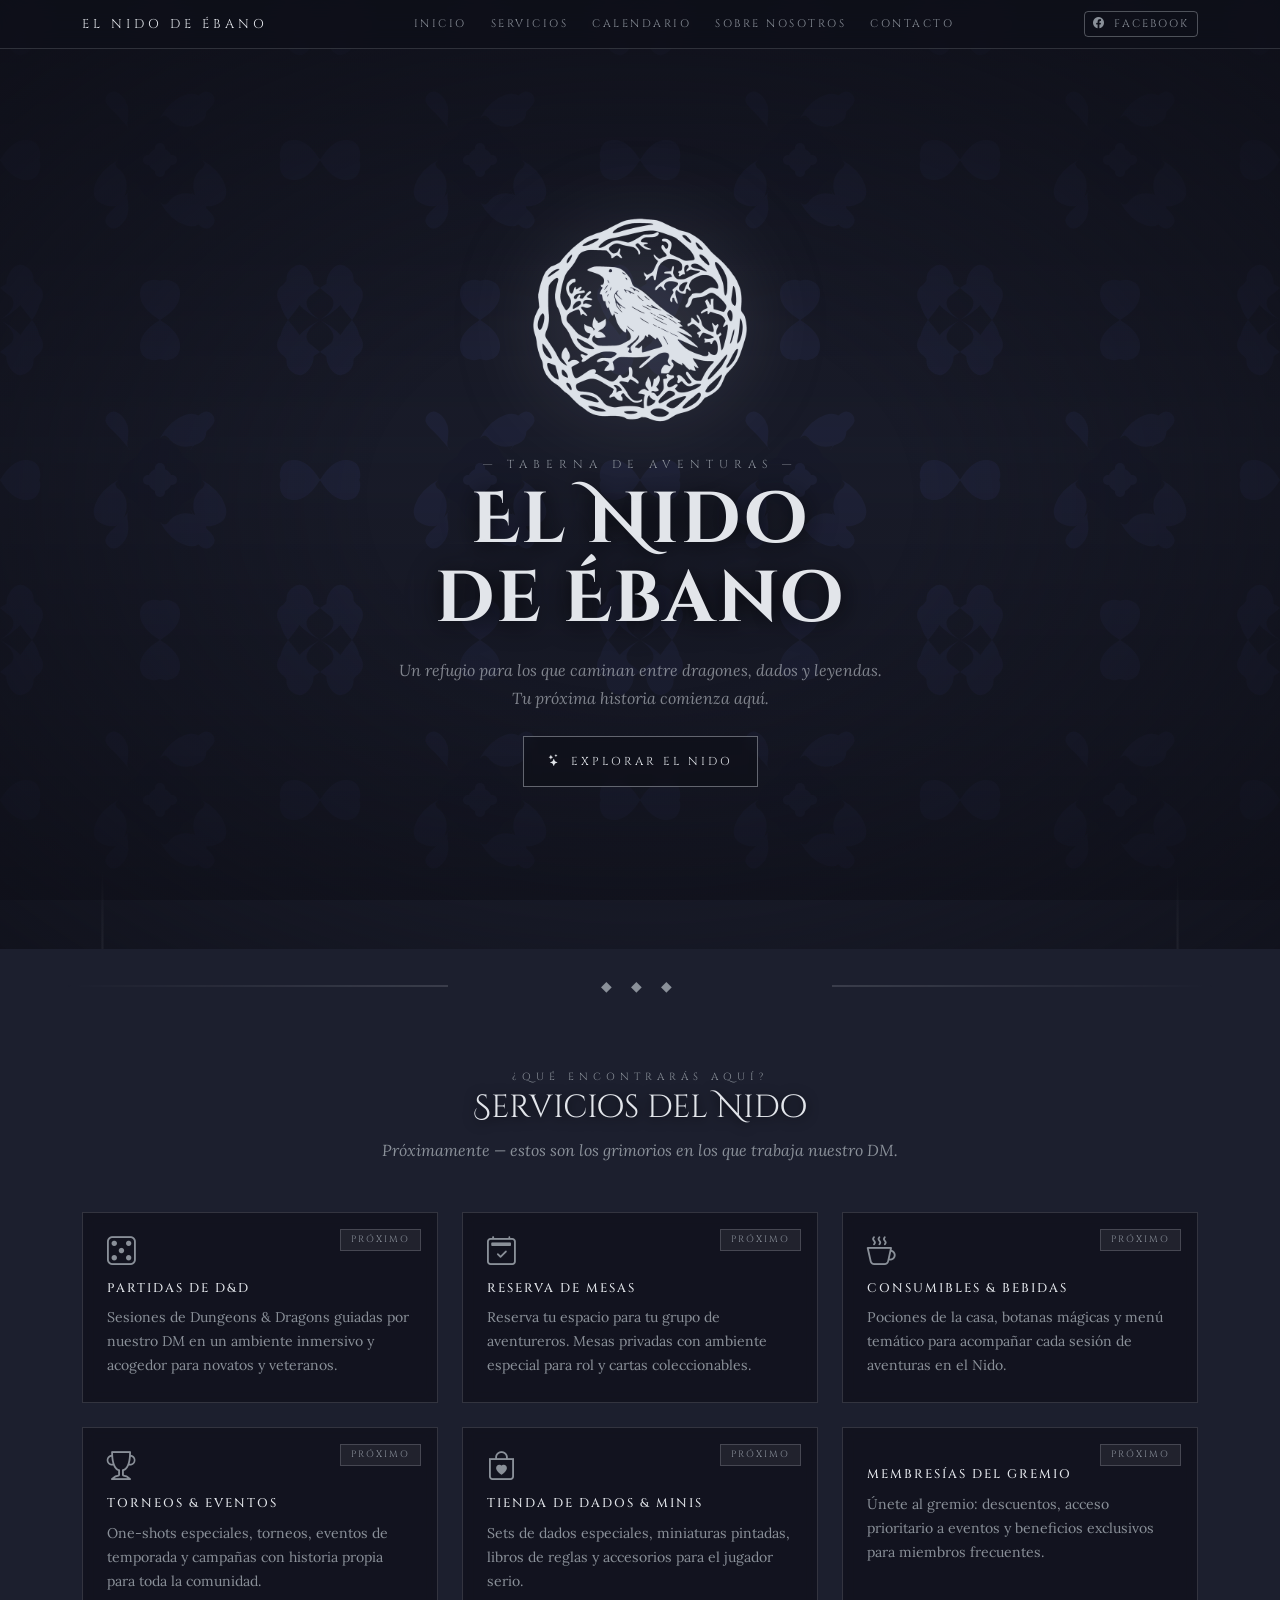
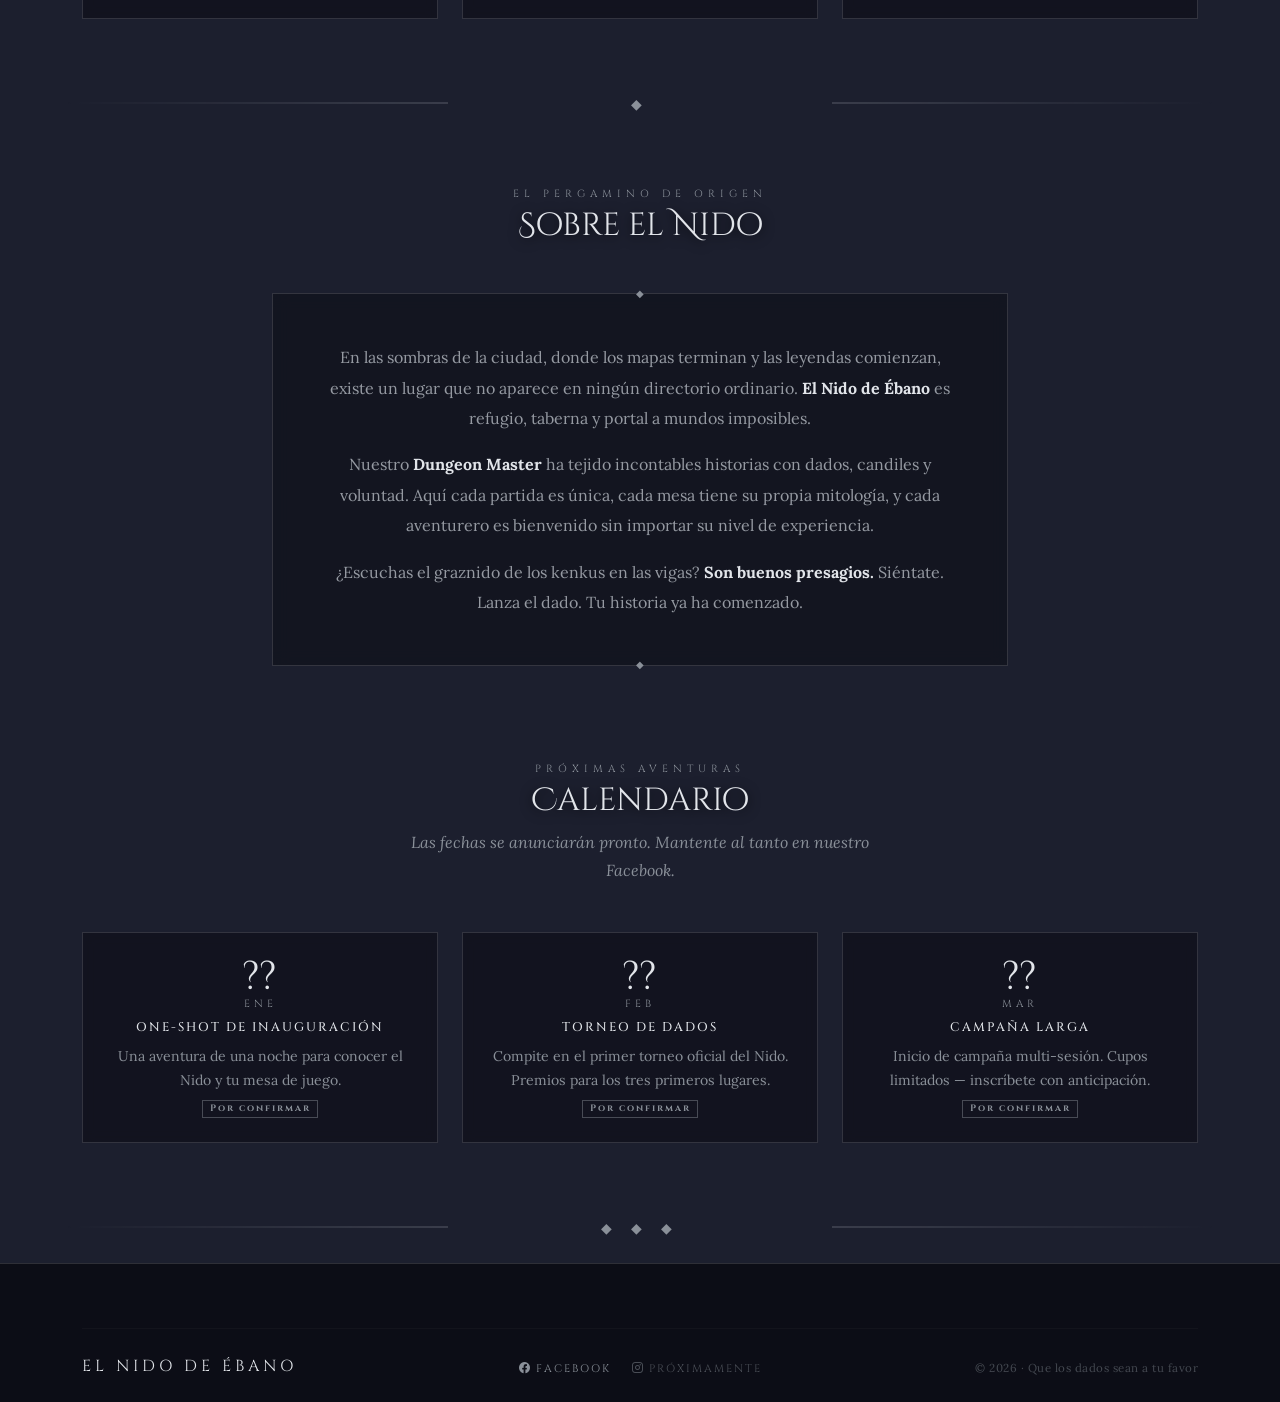
<file: index.html>
<!DOCTYPE html>
<html lang="es">
<head>
  <meta charset="UTF-8" />
  <meta name="viewport" content="width=device-width, initial-scale=1.0" />
  <title>El Nido de Ébano — Taberna de Aventuras</title>

  <!-- Bootstrap 5.3.3 -->
  <link rel="stylesheet" href="https://cdn.jsdelivr.net/npm/bootstrap@5.3.3/dist/css/bootstrap.min.css" />
  <!-- Bootstrap Icons 1.11 -->
  <link rel="stylesheet" href="https://cdn.jsdelivr.net/npm/bootstrap-icons@1.11.3/font/bootstrap-icons.min.css" />
  <!-- Google Fonts -->
  <link rel="preconnect" href="https://fonts.googleapis.com" />
  <link href="https://fonts.googleapis.com/css2?family=Cinzel+Decorative:wght@400;700&family=Cinzel:wght@400;600&family=Lora:ital,wght@0,400;0,600;1,400&display=swap" rel="stylesheet" />
  <!-- Custom CSS -->
  <link rel="stylesheet" href="style.css" />
</head>
<body>

  <!-- ═══════════════════════════ NAVBAR ═══════════════════════════ -->
  <nav class="navbar navbar-expand-lg navbar-dark nido-nav sticky-top">
    <div class="container">
      <a class="navbar-brand nido-brand" href="#inicio">El Nido de Ébano</a>
      <button class="navbar-toggler border-0" type="button" data-bs-toggle="collapse" data-bs-target="#navMenu">
        <span class="navbar-toggler-icon"></span>
      </button>
      <div class="collapse navbar-collapse" id="navMenu">
        <ul class="navbar-nav mx-auto gap-lg-2">
          <li class="nav-item"><a class="nav-link nido-nav-link" href="#inicio">Inicio</a></li>
          <li class="nav-item"><a class="nav-link nido-nav-link" href="#servicios">Servicios</a></li>
          <li class="nav-item"><a class="nav-link nido-nav-link" href="#calendario">Calendario</a></li>
          <li class="nav-item"><a class="nav-link nido-nav-link" href="#nosotros">Sobre Nosotros</a></li>
          <li class="nav-item"><a class="nav-link nido-nav-link" href="#contacto">Contacto</a></li>
        </ul>
        <a href="https://www.facebook.com/elnidodeebano/" target="_blank" class="btn nido-btn-outline btn-sm d-flex align-items-center gap-2">
          <i class="bi bi-facebook"></i> Facebook
        </a>
      </div>
    </div>
  </nav>

  <!-- ═══════════════════════════ HERO ═══════════════════════════ -->
  <section id="inicio" class="nido-hero d-flex align-items-center">
    <div class="nido-hero-overlay"></div>
    <div class="nido-damask-bg"></div>
    <div class="container position-relative z-1 text-center py-5">
      <div class="nido-logo-wrap mx-auto mb-4">
        <img src="logo_transparente.png" alt="Logo El Nido de Ébano" class="img-fluid nido-logo-img" />
      </div>
      <p class="nido-subtitle mb-2">— Taberna de Aventuras —</p>
      <h1 class="nido-title display-2 fw-bold mb-3">El Nido<br>de Ébano</h1>
      <p class="nido-tagline mx-auto mb-4">
        Un refugio para los que caminan entre dragones, dados y leyendas.<br>
        Tu próxima historia comienza aquí.
      </p>
      <a href="#servicios" class="btn nido-btn-hero px-4 py-3">
        <i class="bi bi-stars me-2"></i>Explorar el Nido
      </a>
    </div>
  </section>

  <!-- ═══════════════════════════ DIVIDER ═══════════════════════════ -->
  <div class="nido-divider text-center py-4">
    <span class="nido-gem">◆ ◆ ◆</span>
  </div>

  <!-- ═══════════════════════════ SERVICIOS ═══════════════════════════ -->
  <section id="servicios" class="nido-section py-5">
    <div class="container">
      <p class="nido-section-tag text-center mb-1">¿Qué encontrarás aquí?</p>
      <h2 class="nido-section-title text-center mb-2">Servicios del Nido</h2>
      <p class="nido-section-desc text-center mx-auto mb-5">
        Próximamente — estos son los grimorios en los que trabaja nuestro DM.
      </p>
      <div class="row g-4">

        <div class="col-12 col-sm-6 col-lg-4">
          <div class="nido-card h-100 p-4 reveal">
            <span class="nido-badge">Próximo</span>
            <div class="nido-card-icon mb-3">
              <i class="bi bi-dice-5"></i>
            </div>
            <h3 class="nido-card-title">Partidas de D&amp;D</h3>
            <p class="nido-card-text">Sesiones de Dungeons &amp; Dragons guiadas por nuestro DM en un ambiente inmersivo y acogedor para novatos y veteranos.</p>
          </div>
        </div>

        <div class="col-12 col-sm-6 col-lg-4">
          <div class="nido-card h-100 p-4 reveal">
            <span class="nido-badge">Próximo</span>
            <div class="nido-card-icon mb-3">
              <i class="bi bi-calendar2-check"></i>
            </div>
            <h3 class="nido-card-title">Reserva de Mesas</h3>
            <p class="nido-card-text">Reserva tu espacio para tu grupo de aventureros. Mesas privadas con ambiente especial para rol y cartas coleccionables.</p>
          </div>
        </div>

        <div class="col-12 col-sm-6 col-lg-4">
          <div class="nido-card h-100 p-4 reveal">
            <span class="nido-badge">Próximo</span>
            <div class="nido-card-icon mb-3">
              <i class="bi bi-cup-hot"></i>
            </div>
            <h3 class="nido-card-title">Consumibles &amp; Bebidas</h3>
            <p class="nido-card-text">Pociones de la casa, botanas mágicas y menú temático para acompañar cada sesión de aventuras en el Nido.</p>
          </div>
        </div>

        <div class="col-12 col-sm-6 col-lg-4">
          <div class="nido-card h-100 p-4 reveal">
            <span class="nido-badge">Próximo</span>
            <div class="nido-card-icon mb-3">
              <i class="bi bi-trophy"></i>
            </div>
            <h3 class="nido-card-title">Torneos &amp; Eventos</h3>
            <p class="nido-card-text">One-shots especiales, torneos, eventos de temporada y campañas con historia propia para toda la comunidad.</p>
          </div>
        </div>

        <div class="col-12 col-sm-6 col-lg-4">
          <div class="nido-card h-100 p-4 reveal">
            <span class="nido-badge">Próximo</span>
            <div class="nido-card-icon mb-3">
              <i class="bi bi-bag-heart"></i>
            </div>
            <h3 class="nido-card-title">Tienda de Dados &amp; Minis</h3>
            <p class="nido-card-text">Sets de dados especiales, miniaturas pintadas, libros de reglas y accesorios para el jugador serio.</p>
          </div>
        </div>

        <div class="col-12 col-sm-6 col-lg-4">
          <div class="nido-card h-100 p-4 reveal">
            <span class="nido-badge">Próximo</span>
            <div class="nido-card-icon mb-3">
              <i class="bi bi-shield-star"></i>
            </div>
            <h3 class="nido-card-title">Membresías del Gremio</h3>
            <p class="nido-card-text">Únete al gremio: descuentos, acceso prioritario a eventos y beneficios exclusivos para miembros frecuentes.</p>
          </div>
        </div>

      </div>
    </div>
  </section>

  <!-- ═══════════════════════════ DIVIDER ═══════════════════════════ -->
  <div class="nido-divider text-center py-4">
    <span class="nido-gem">◆</span>
  </div>

  <!-- ═══════════════════════════ LORE ═══════════════════════════ -->
  <section id="nosotros" class="nido-section py-5">
    <div class="container">
      <p class="nido-section-tag text-center mb-1">El Pergamino de Origen</p>
      <h2 class="nido-section-title text-center mb-5">Sobre el Nido</h2>
      <div class="row justify-content-center">
        <div class="col-12 col-lg-8">
          <div class="nido-lore-box p-4 p-md-5 reveal">
            <p class="nido-lore-text">
              En las sombras de la ciudad, donde los mapas terminan y las leyendas comienzan, existe un lugar que no aparece en ningún directorio ordinario. <strong>El Nido de Ébano</strong> es refugio, taberna y portal a mundos imposibles.
            </p>
            <p class="nido-lore-text">
              Nuestro <strong>Dungeon Master</strong> ha tejido incontables historias con dados, candiles y voluntad. Aquí cada partida es única, cada mesa tiene su propia mitología, y cada aventurero es bienvenido sin importar su nivel de experiencia.
            </p>
            <p class="nido-lore-text mb-0">
              ¿Escuchas el graznido de los kenkus en las vigas? <strong>Son buenos presagios.</strong> Siéntate. Lanza el dado. Tu historia ya ha comenzado.
            </p>
          </div>
        </div>
      </div>
    </div>
  </section>

  <!-- ═══════════════════════════ CALENDARIO ═══════════════════════════ -->
  <section id="calendario" class="nido-section py-5">
    <div class="container">
      <p class="nido-section-tag text-center mb-1">Próximas Aventuras</p>
      <h2 class="nido-section-title text-center mb-2">Calendario</h2>
      <p class="nido-section-desc text-center mx-auto mb-5">Las fechas se anunciarán pronto. Mantente al tanto en nuestro Facebook.</p>
      <div class="row g-4 justify-content-center">
        <div class="col-12 col-md-4 reveal">
          <div class="nido-event-card p-4 text-center">
            <div class="nido-event-date mb-2"><span class="nido-event-num">??</span><span class="nido-event-month">ENE</span></div>
            <h4 class="nido-card-title">One-Shot de Inauguración</h4>
            <p class="nido-card-text">Una aventura de una noche para conocer el Nido y tu mesa de juego.</p>
            <span class="badge nido-badge-outline">Por confirmar</span>
          </div>
        </div>
        <div class="col-12 col-md-4 reveal">
          <div class="nido-event-card p-4 text-center">
            <div class="nido-event-date mb-2"><span class="nido-event-num">??</span><span class="nido-event-month">FEB</span></div>
            <h4 class="nido-card-title">Torneo de Dados</h4>
            <p class="nido-card-text">Compite en el primer torneo oficial del Nido. Premios para los tres primeros lugares.</p>
            <span class="badge nido-badge-outline">Por confirmar</span>
          </div>
        </div>
        <div class="col-12 col-md-4 reveal">
          <div class="nido-event-card p-4 text-center">
            <div class="nido-event-date mb-2"><span class="nido-event-num">??</span><span class="nido-event-month">MAR</span></div>
            <h4 class="nido-card-title">Campaña Larga</h4>
            <p class="nido-card-text">Inicio de campaña multi-sesión. Cupos limitados — inscríbete con anticipación.</p>
            <span class="badge nido-badge-outline">Por confirmar</span>
          </div>
        </div>
      </div>
    </div>
  </section>

  <!-- ═══════════════════════════ DIVIDER ═══════════════════════════ -->
  <div class="nido-divider text-center py-4">
    <span class="nido-gem">◆ ◆ ◆</span>
  </div>

  <!-- ═══════════════════════════ FOOTER ═══════════════════════════ -->
  <footer id="contacto" class="nido-footer pt-5 pb-4">
    <div class="container">

      <hr class="nido-hr mb-4" />

      <div class="row align-items-center gy-3">
        <div class="col-12 col-md-4 text-center text-md-start">
          <span class="nido-brand fs-6">El Nido de Ébano</span>
        </div>
        <div class="col-12 col-md-4 text-center">
          <a href="https://www.facebook.com/elnidodeebano/" target="_blank" class="nido-footer-link me-3">
            <i class="bi bi-facebook me-1"></i>Facebook
          </a>
          <span class="nido-footer-link opacity-50" style="cursor:default;">
            <i class="bi bi-instagram me-1"></i>Próximamente
          </span>
        </div>
        <div class="col-12 col-md-4 text-center text-md-end">
          <small class="nido-footer-copy">© 2026 · Que los dados sean a tu favor</small>
        </div>
      </div>
    </div>
  </footer>
  <!-- Bootstrap JS 5.3.3 -->
  <script src="https://cdn.jsdelivr.net/npm/bootstrap@5.3.3/dist/js/bootstrap.bundle.min.js"></script>
  <script>
    // Scroll suave
    document.querySelectorAll('a[href^="#"]').forEach(a => {
      a.addEventListener('click', e => {
        const target = document.querySelector(a.getAttribute('href'));
        if (target) { e.preventDefault(); target.scrollIntoView({ behavior: 'smooth' }); }
      });
    });
    // Reveal on scroll
    const revealEls = document.querySelectorAll('.reveal');
    const revealObs = new IntersectionObserver(entries => {
      entries.forEach(e => { if (e.isIntersecting) e.target.classList.add('visible'); });
    }, { threshold: 0.08 });
    revealEls.forEach(el => revealObs.observe(el));
    // Navbar shrink
    window.addEventListener('scroll', () => {
      document.querySelector('.nido-nav').classList.toggle('scrolled', window.scrollY > 60);
    });
  </script>
</body>
</html>
</file>
<file: style.css>
/* ══════════════════════════════════════════════════════
   EL NIDO DE ÉBANO — Custom CSS
   Base: Bootstrap 5.3.3
   Fuentes: Cinzel Decorative · Cinzel · Lora
   ══════════════════════════════════════════════════════ */

/* ── Variables ──────────────────────────────────────── */
:root {
  --nido-bg:        #1c1f2e;
  --nido-bg2:       #141724;

4;
  --nido-silver:    #c8cdd4;
  --nido-silver2:   #e2e5ea;
  --nido-silver3:   #8a9099;
  --nido-ebony:     #0e0f18;
  --nido-border:    rgba(200, 205, 212, 0.18);
  --nido-border2:   rgba(200, 205, 212, 0.35);
  --nido-font-head: 'Cinzel', serif;
  --nido-font-deco: 'Cinzel Decorative', 'Cinzel', serif;
  --nido-font-body: 'Lora', Georgia, serif;
}

/* ── Reset & Base ───────────────────────────────────── */
*, *::before, *::after { box-sizing: border-box; }

html { scroll-behavior: smooth; }

body {
  background-color: var(--nido-bg);
  color: var(--nido-silver);
  font-family: var(--nido-font-body);
  overflow-x: hidden;
}

/* Patrón damasco como pseudo-fondo global */
body::before {
  content: '';
  position: fixed;
  inset: 0;
  background-image: url("data:image/svg+xml,%3Csvg xmlns='http://www.w3.org/2000/svg' width='320' height='320'%3E%3Crect width='320' height='320' fill='%231c1f2e'/%3E%3Cellipse cx='160' cy='160' rx='28' ry='42' fill='%231a1d2e'/%3E%3Cellipse cx='160' cy='160' rx='42' ry='28' fill='%231a1d2e'/%3E%3Ccircle cx='160' cy='160' r='12' fill='%23232740'/%3E%3Ccircle cx='160' cy='148' r='5' fill='%23232740'/%3E%3Ccircle cx='160' cy='172' r='5' fill='%23232740'/%3E%3Ccircle cx='148' cy='160' r='5' fill='%23232740'/%3E%3Ccircle cx='172' cy='160' r='5' fill='%23232740'/%3E%3Cpath d='M160 118 Q170 100 185 95 Q200 90 205 105 Q210 120 195 125 Q180 130 170 120 Q165 112 160 118Z' fill='%23232740'/%3E%3Cpath d='M160 202 Q170 220 185 225 Q200 230 205 215 Q210 200 195 195 Q180 190 170 200 Q165 208 160 202Z' fill='%23232740'/%3E%3Cpath d='M118 160 Q100 170 95 185 Q90 200 105 205 Q120 210 125 195 Q130 180 120 170 Q112 165 118 160Z' fill='%23232740'/%3E%3Cpath d='M202 160 Q220 170 225 185 Q230 200 215 205 Q200 210 195 195 Q190 180 200 170 Q208 165 202 160Z' fill='%23232740'/%3E%3Cpath d='M130 130 Q118 115 110 108 Q102 100 108 94 Q114 88 122 96 Q130 104 128 118 Q126 128 130 130Z' fill='%23232740'/%3E%3Cpath d='M190 130 Q202 115 210 108 Q218 100 212 94 Q206 88 198 96 Q190 104 192 118 Q194 128 190 130Z' fill='%23232740'/%3E%3Cpath d='M130 190 Q118 205 110 212 Q102 220 108 226 Q114 232 122 224 Q130 216 128 202 Q126 192 130 190Z' fill='%23232740'/%3E%3Cpath d='M190 190 Q202 205 210 212 Q218 220 212 226 Q206 232 198 224 Q190 216 192 202 Q194 192 190 190Z' fill='%23232740'/%3E%3Cpath d='M0 0 Q20 10 30 28 Q38 44 28 52 Q18 60 10 48 Q2 36 12 22 Q18 12 0 0Z' fill='%23232740'/%3E%3Cpath d='M32 0 Q44 16 38 32 Q32 46 20 42 Q10 38 14 26 Q20 14 32 0Z' fill='%23232740'/%3E%3Cpath d='M0 32 Q16 44 32 38 Q46 32 42 20 Q38 10 26 14 Q14 20 0 32Z' fill='%23232740'/%3E%3Cpath d='M320 0 Q300 10 290 28 Q282 44 292 52 Q302 60 310 48 Q318 36 308 22 Q302 12 320 0Z' fill='%23232740'/%3E%3Cpath d='M288 0 Q276 16 282 32 Q288 46 300 42 Q310 38 306 26 Q300 14 288 0Z' fill='%23232740'/%3E%3Cpath d='M320 32 Q304 44 288 38 Q274 32 278 20 Q282 10 294 14 Q306 20 320 32Z' fill='%23232740'/%3E%3Cpath d='M0 320 Q20 310 30 292 Q38 276 28 268 Q18 260 10 272 Q2 284 12 298 Q18 308 0 320Z' fill='%23232740'/%3E%3Cpath d='M32 320 Q44 304 38 288 Q32 274 20 278 Q10 282 14 294 Q20 306 32 320Z' fill='%23232740'/%3E%3Cpath d='M0 288 Q16 276 32 282 Q46 288 42 300 Q38 310 26 306 Q14 300 0 288Z' fill='%23232740'/%3E%3Cpath d='M320 320 Q300 310 290 292 Q282 276 292 268 Q302 260 310 272 Q318 284 308 298 Q302 308 320 320Z' fill='%23232740'/%3E%3Cpath d='M288 320 Q276 304 282 288 Q288 274 300 278 Q310 282 306 294 Q300 306 288 320Z' fill='%23232740'/%3E%3Cpath d='M320 288 Q304 276 288 282 Q274 288 278 300 Q282 310 294 306 Q306 300 320 288Z' fill='%23232740'/%3E%3Cpath d='M160 0 Q172 12 168 28 Q164 42 152 40 Q140 38 140 26 Q140 12 160 0Z' fill='%23232740'/%3E%3Cpath d='M160 0 Q148 12 152 28 Q156 42 168 40 Q180 38 180 26 Q180 12 160 0Z' fill='%23232740'/%3E%3Cpath d='M160 320 Q172 308 168 292 Q164 278 152 280 Q140 282 140 294 Q140 308 160 320Z' fill='%23232740'/%3E%3Cpath d='M160 320 Q148 308 152 292 Q156 278 168 280 Q180 282 180 294 Q180 308 160 320Z' fill='%23232740'/%3E%3Cpath d='M0 160 Q12 172 28 168 Q42 164 40 152 Q38 140 26 140 Q12 140 0 160Z' fill='%23232740'/%3E%3Cpath d='M0 160 Q12 148 28 152 Q42 156 40 168 Q38 180 26 180 Q12 180 0 160Z' fill='%23232740'/%3E%3Cpath d='M320 160 Q308 172 292 168 Q278 164 280 152 Q282 140 294 140 Q308 140 320 160Z' fill='%23232740'/%3E%3Cpath d='M320 160 Q308 148 292 152 Q278 156 280 168 Q282 180 294 180 Q308 180 320 160Z' fill='%23232740'/%3E%3C/svg%3E");
  background-size: 320px 320px;
  pointer-events: none;
  z-index: 0;
}

body::after {
  content: '';
  position: fixed;
  inset: 0;
  background: linear-gradient(180deg,
    rgba(14,15,24,0.6) 0%,
    rgba(14,15,24,0.25) 50%,
    rgba(14,15,24,0.6) 100%);
  pointer-events: none;
  z-index: 0;
}

/* Contenido sobre los pseudo-elementos */
nav, section, footer, .nido-divider { position: relative; z-index: 1; }

/* ── Navbar ─────────────────────────────────────────── */
.nido-nav {
  background: rgba(14, 15, 24, 0.85);
  backdrop-filter: blur(10px);
  -webkit-backdrop-filter: blur(10px);
  border-bottom: 1px solid var(--nido-border);
  transition: padding 0.3s, background 0.3s;
}

.nido-nav.scrolled {
  background: rgba(10, 11, 18, 0.97);
  padding-top: 0.4rem;
  padding-bottom: 0.4rem;
}

.nido-brand {
  font-family: var(--nido-font-head);
  font-size: 0.8rem;
  letter-spacing: 4px;
  text-transform: uppercase;
  color: var(--nido-silver2) !important;
  text-decoration: none;
}

.nido-nav-link {
  font-family: var(--nido-font-head);
  font-size: 0.68rem;
  letter-spacing: 2.5px;
  text-transform: uppercase;
  color: var(--nido-silver3) !important;
  transition: color 0.25s;
  padding: 0.5rem 0.75rem;
}

.nido-nav-link:hover,
.nido-nav-link.active { color: var(--nido-silver2) !important; }

.nido-btn-outline {
  font-family: var(--nido-font-head);
  font-size: 0.68rem;
  letter-spacing: 2px;
  text-transform: uppercase;
  color: var(--nido-silver3);
  border: 1px solid var(--nido-border2);
  background: transparent;
  transition: all 0.25s;
}

.nido-btn-outline:hover {
  color: var(--nido-silver2);
  border-color: var(--nido-silver2);
  background: rgba(200, 205, 212, 0.08);
}

/* ── Hero ───────────────────────────────────────────── */
.nido-hero {
  min-height: 100vh;
  position: relative;
  overflow: hidden;
}

.nido-hero-overlay {
  position: absolute;
  inset: 0;
  background: radial-gradient(ellipse at center, transparent 30%, rgba(14,15,24,0.75) 100%);
  z-index: 0;
}

.nido-damask-bg {
  position: absolute;
  inset: 0;
  z-index: 0;
  pointer-events: none;
  /* ramas decorativas via clip */
  background: 
    radial-gradient(ellipse 2px 80px at 8% 100%, rgba(200,205,212,0.07) 0%, transparent 100%),
    radial-gradient(ellipse 2px 80px at 92% 100%, rgba(200,205,212,0.07) 0%, transparent 100%);
}

.nido-logo-wrap {
  width: 220px;
  height: 220px;
  animation: nidoFloat 6s ease-in-out infinite;
  filter: drop-shadow(0 0 40px rgba(200,205,212,0.25));
}

.nido-logo-img {
  width: 100%;
  height: 100%;
  object-fit: contain;
}

@keyframes nidoFloat {
  0%, 100% { transform: translateY(0); }
  50%       { transform: translateY(-14px); }
}

.nido-subtitle {
  font-family: var(--nido-font-head);
  font-size: 0.72rem;
  letter-spacing: 6px;
  text-transform: uppercase;
  color: var(--nido-silver3);
}

.nido-title {
  font-family: var(--nido-font-deco);
  color: var(--nido-silver2);
  letter-spacing: 2px;
  line-height: 1.1;
  text-shadow: 0 2px 24px rgba(0,0,0,0.9), 0 0 60px rgba(200,205,212,0.1);
}

.nido-tagline {
  font-style: italic;
  color: rgba(200, 205, 212, 0.6);
  max-width: 520px;
  line-height: 1.75;
}

.nido-btn-hero {
  font-family: var(--nido-font-head);
  font-size: 0.72rem;
  letter-spacing: 3px;
  text-transform: uppercase;
  color: var(--nido-silver2);
  border: 1px solid rgba(200, 205, 212, 0.45);
  background: rgba(14, 15, 24, 0.6);
  backdrop-filter: blur(4px);
  transition: all 0.3s;
  border-radius: 0 !important;
}

.nido-btn-hero:hover {
  background: rgba(200, 205, 212, 0.12);
  border-color: var(--nido-silver2);
  color: var(--nido-silver2);
}

/* ── Dividers ───────────────────────────────────────── */
.nido-divider {
  position: relative;
  z-index: 1;
}

.nido-divider::before,
.nido-divider::after {
  content: '';
  position: absolute;
  top: 50%;
  width: 30%;
  height: 1px;
  background: linear-gradient(to right, transparent, rgba(200,205,212,0.35));
  transform: translateY(-50%);
}

.nido-divider::before { left: 5%; }
.nido-divider::after  { right: 5%; background: linear-gradient(to left, transparent, rgba(200,205,212,0.35)); }

.nido-gem {
  font-family: var(--nido-font-head);
  color: var(--nido-silver3);
  letter-spacing: 8px;
  font-size: 0.85rem;
}

/* ── Sections ───────────────────────────────────────── */
.nido-section { position: relative; z-index: 1; }

.nido-section-tag {
  font-family: var(--nido-font-head);
  font-size: 0.65rem;
  letter-spacing: 5px;
  text-transform: uppercase;
  color: var(--nido-silver3);
}

.nido-section-title {
  font-family: var(--nido-font-deco);
  color: var(--nido-silver2);
  text-shadow: 0 2px 12px rgba(0,0,0,0.8);
}

.nido-section-desc {
  font-style: italic;
  color: var(--nido-silver3);
  max-width: 520px;
  line-height: 1.75;
}

/* ── Cards de Servicios ─────────────────────────────── */
.nido-card {
  background: rgba(14, 15, 24, 0.65);
  border: 1px solid var(--nido-border);
  backdrop-filter: blur(6px);
  position: relative;
  overflow: hidden;
  transition: border-color 0.3s, transform 0.3s;
  border-radius: 0 !important;
}

.nido-card::before {
  content: '';
  position: absolute;
  top: 0; left: 0; right: 0;
  height: 1px;
  background: linear-gradient(to right, transparent, rgba(200,205,212,0.5), transparent);
  opacity: 0;
  transition: opacity 0.3s;
}

.nido-card:hover {
  border-color: rgba(200, 205, 212, 0.35);
  transform: translateY(-5px);
}

.nido-card:hover::before { opacity: 1; }

.nido-badge {
  position: absolute;
  top: 1rem; right: 1rem;
  font-family: var(--nido-font-head);
  font-size: 0.58rem;
  letter-spacing: 2px;
  text-transform: uppercase;
  padding: 3px 10px;
  background: rgba(200,205,212,0.08);
  border: 1px solid rgba(200,205,212,0.22);
  color: var(--nido-silver3);
  border-radius: 0;
}

.nido-card-icon {
  font-size: 1.8rem;
  color: var(--nido-silver3);
  line-height: 1;
}

.nido-card-title {
  font-family: var(--nido-font-head);
  font-size: 0.78rem;
  letter-spacing: 2px;
  text-transform: uppercase;
  color: var(--nido-silver2);
  margin-bottom: 0.6rem;
}

.nido-card-text {
  font-size: 0.88rem;
  color: var(--nido-silver3);
  line-height: 1.7;
  margin-bottom: 0;
}

/* ── Lore Box ───────────────────────────────────────── */
.nido-lore-box {
  background: rgba(14, 15, 24, 0.6);
  border: 1px solid rgba(200,205,212,0.18);
  backdrop-filter: blur(8px);
  position: relative;
  border-radius: 0 !important;
}

.nido-lore-box::before,
.nido-lore-box::after {
  content: '◆';
  position: absolute;
  left: 50%;
  transform: translateX(-50%);
  color: var(--nido-silver3);
  font-size: 0.6rem;
}

.nido-lore-box::before { top: -7px; }
.nido-lore-box::after  { bottom: -7px; }

/* Esquinas decorativas */
.nido-lore-box .corner {
  position: absolute;
  width: 48px;
  height: 48px;
  opacity: 0.15;
}
.nido-lore-box .corner-tl { top: 8px; left: 8px; }
.nido-lore-box .corner-tr { top: 8px; right: 8px; transform: scaleX(-1); }
.nido-lore-box .corner-bl { bottom: 8px; left: 8px; transform: scaleY(-1); }
.nido-lore-box .corner-br { bottom: 8px; right: 8px; transform: scale(-1,-1); }

.nido-lore-text {
  text-align: center;
  color: rgba(200,205,212,0.72);
  line-height: 1.9;
  margin-bottom: 1rem;
}

.nido-lore-text strong { color: var(--nido-silver2); }

/* ── Calendario / Events ────────────────────────────── */
.nido-event-card {
  background: rgba(14,15,24,0.65);
  border: 1px solid var(--nido-border);
  backdrop-filter: blur(6px);
  transition: border-color 0.3s, transform 0.3s;
  border-radius: 0 !important;
}

.nido-event-card:hover {
  border-color: rgba(200,205,212,0.35);
  transform: translateY(-4px);
}

.nido-event-date {
  display: flex;
  flex-direction: column;
  align-items: center;
  gap: 0;
}

.nido-event-num {
  font-family: var(--nido-font-deco);
  font-size: 2.5rem;
  color: var(--nido-silver2);
  line-height: 1;
}

.nido-event-month {
  font-family: var(--nido-font-head);
  font-size: 0.65rem;
  letter-spacing: 4px;
  color: var(--nido-silver3);
  text-transform: uppercase;
}

.nido-badge-outline {
  font-family: var(--nido-font-head);
  font-size: 0.58rem;
  letter-spacing: 2px;
  background: transparent !important;
  border: 1px solid rgba(200,205,212,0.3) !important;
  color: var(--nido-silver3) !important;
  border-radius: 0 !important;
}

/* ── Footer ─────────────────────────────────────────── */
.nido-footer {
  background: rgba(10, 11, 18, 0.85);
  border-top: 1px solid var(--nido-border);
  position: relative;
  z-index: 1;
}

.nido-hr {
  border-color: rgba(200,205,212,0.12);
}

.nido-footer-link {
  font-family: var(--nido-font-head);
  font-size: 0.68rem;
  letter-spacing: 2px;
  text-transform: uppercase;
  color: var(--nido-silver3);
  text-decoration: none;
  transition: color 0.25s;
}

.nido-footer-link:hover { color: var(--nido-silver2); }

.nido-footer-copy {
  font-family: var(--nido-font-body);
  font-size: 0.72rem;
  color: rgba(138,144,153,0.45);
  letter-spacing: 0.5px;
}

/* ── Reveal animation ───────────────────────────────── */
.reveal {
  opacity: 0;
  transform: translateY(28px);
  transition: opacity 0.7s ease, transform 0.7s ease;
}

.reveal.visible {
  opacity: 1;
  transform: translateY(0);
}

/* ── Navbar toggler dark theme ──────────────────────── */
.navbar-toggler-icon {
  filter: invert(0.7);
}

/* ── Responsive tweaks ──────────────────────────────── */
@media (max-width: 767px) {
  .nido-title { font-size: clamp(2rem, 10vw, 3rem); }
  .nido-logo-wrap { width: 160px; height: 160px; }
  .nido-divider::before { width: 15%; }
  .nido-divider::after  { width: 15%; }
  .nido-lore-box { padding: 2rem 1.25rem !important; }
  .nido-hero .container { padding-top: 5rem !important; }
}

@media (max-width: 575px) {
  .nido-nav-link { font-size: 0.75rem; }
}
</file>
